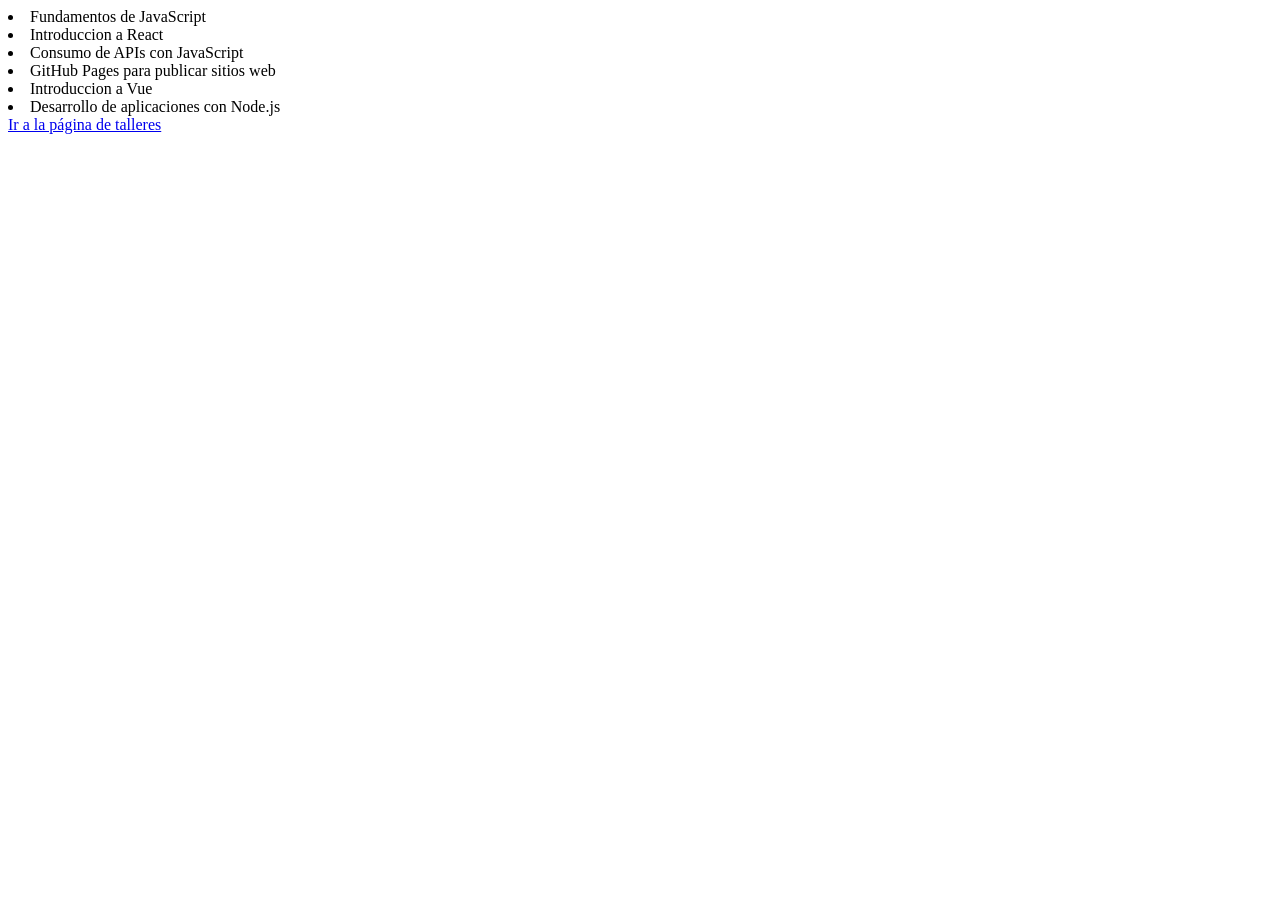
<file: index.html>
<!DOCTYPE html>
<html lang="en">

<head>
    <meta charset="UTF-8">
    <meta name="viewport" content="width=device-width, initial-scale=1.0">
    <title>Pagina Principal</title>
</head>

<body>
    <li>Fundamentos de JavaScript</li>
    <li>Introduccion a React</li>
    <li>Consumo de APIs con JavaScript</li>
    <li>GitHub Pages para publicar sitios web</li>
    <li>Introduccion a Vue</li>
    <li>Desarrollo de aplicaciones con Node.js</li>

    <a href="TALLER-JAVASCRIPT/index.html">Ir a la página de talleres</a>
</body>

</html>
</file>
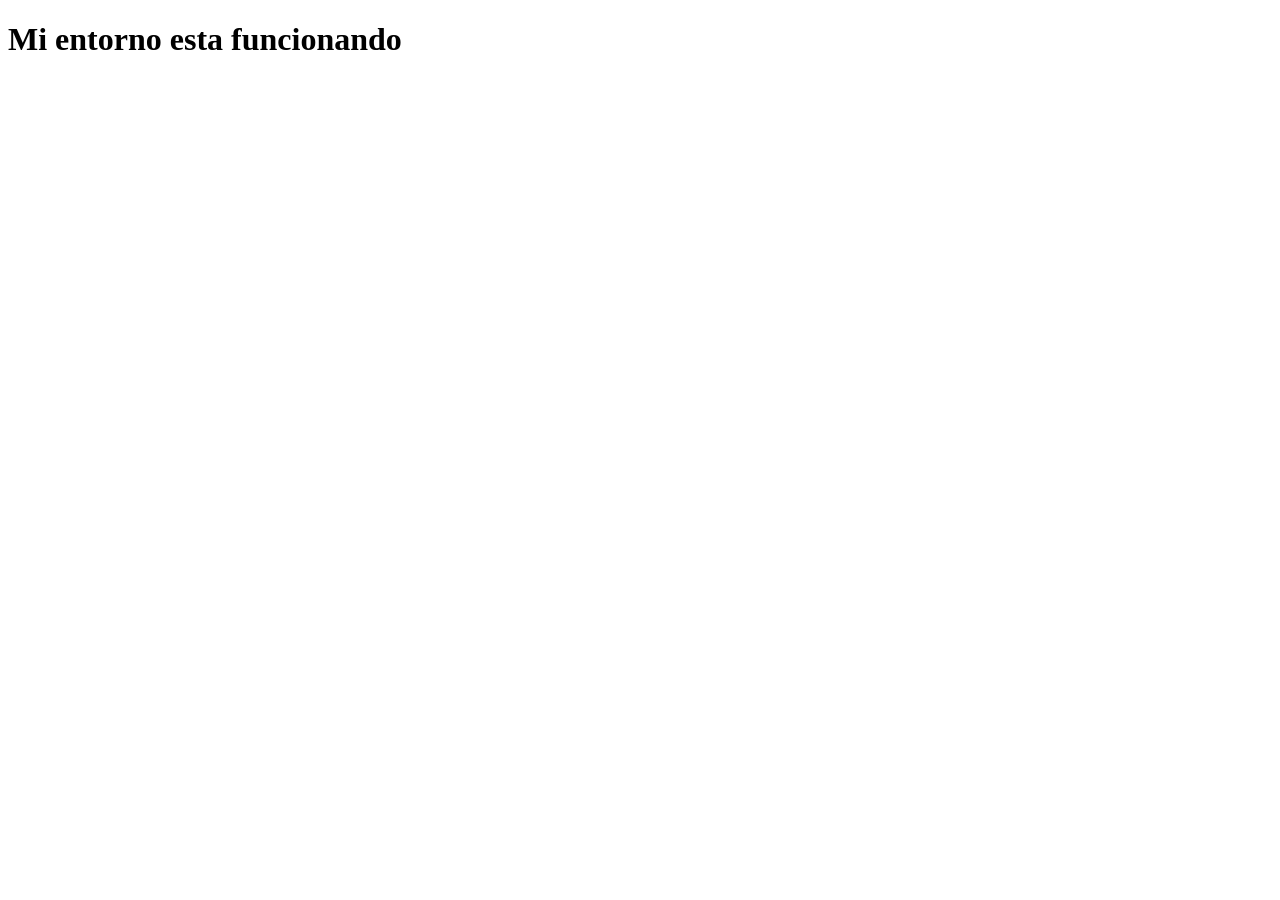
<file: Curso/index.html>
<!doctype html>

<html lang="es">
  <head>
    <meta charset="UTF-8" />
    <title>Prueba de entorno</title>
  </head>

  <body>
    <h1>Mi entorno esta funcionando</h1>

    <script>
      console.log("JavaScript funcionando correctamente");
    </script>

    <script src="script.js"></script>
  </body>
</html>
</file>
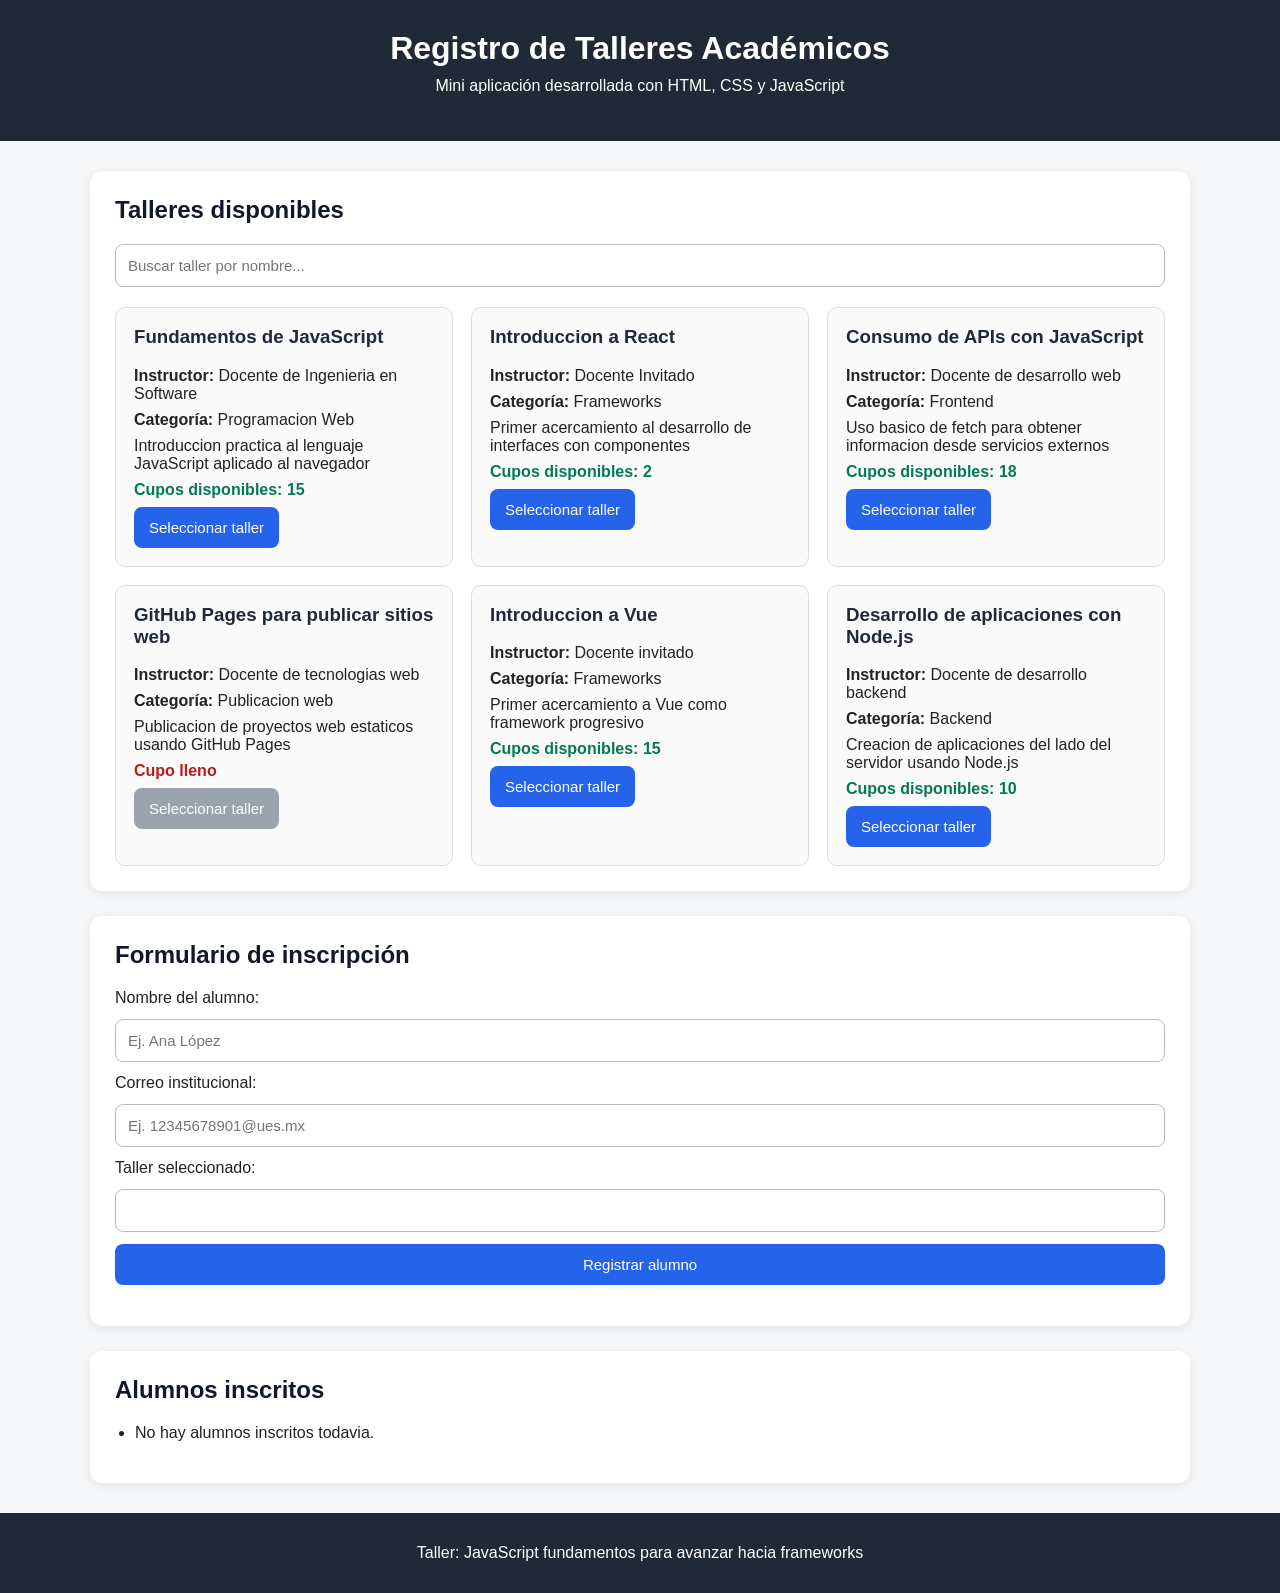
<file: TALLER-JAVASCRIPT/index.html>
<!doctype html>
<html lang="es">
  <head>
    <meta charset="UTF-8" />
    <meta name="viewport" content="width=device-width, initial-scale=1.0" />
    <title>Taller de JavaScript</title>
    <link rel="stylesheet" href="css/styles.css" />
  </head>
  <body>
    <header class="encabezado">
      <h1>Registro de Talleres Académicos</h1>
      <p>Mini aplicación desarrollada con HTML, CSS y JavaScript</p>
    </header>

    <main class="contenedor">
      <section class="seccion">
        <h2>Talleres disponibles</h2>

        <input
          type="text"
          id="buscador"
          placeholder="Buscar taller por nombre..."
          class="campo"
        />

        <div id="lista-talleres" class="grid-talleres">
          <!-- Aquí se cargarán los talleres con JavaScript -->
        </div>
      </section>

      <section class="seccion">
        <h2>Formulario de inscripción</h2>

        <form id="formulario-registro" class="formulario">
          <label for="nombre">Nombre del alumno:</label>
          <input
            type="text"
            id="nombre"
            class="campo"
            placeholder="Ej. Ana López"
          />

          <label for="correo">Correo institucional:</label>
          <input
            type="email"
            id="correo"
            class="campo"
            placeholder="Ej. 12345678901@ues.mx"
          />

          <label for="taller-seleccionado">Taller seleccionado:</label>
          <input type="text" id="taller-seleccionado" class="campo" readonly />

          <button type="submit" class="boton">Registrar alumno</button>
        </form>

        <p id="mensaje" class="mensaje"></p>
      </section>

      <section class="seccion">
        <h2>Alumnos inscritos</h2>

        <ul id="lista-inscritos" class="lista-inscritos">
          <!-- Aquí aparecerán los alumnos registrados -->
        </ul>
      </section>
    </main>

    <footer class="pie">
      <p>Taller: JavaScript fundamentos para avanzar hacia frameworks</p>
    </footer>

    <script type="module" src="js/app.js"></script>

  </body>
</html>
</file>
<file: TALLER-JAVASCRIPT/css/styles.css>
* { 
  box-sizing: border-box; 
} 
 
body { 
  margin: 0; 
  font-family: Arial, Helvetica, sans-serif; 
  background-color: #f4f6f8; 
  color: #222; 
} 
 
.encabezado { 
  background-color: #1f2937; 
  color: white; 
  text-align: center; 
  padding: 30px 20px; 
} 
 
.encabezado h1 { 
  margin: 0; 
  font-size: 32px; 
} 
 
.encabezado p { 
  margin-top: 10px; 
  font-size: 16px; 
} 
 
.contenedor { 
  width: 90%; 
  max-width: 1100px; 
  margin: 30px auto; 
} 
 
.seccion { 
  background-color: white; 
  padding: 25px; 
  margin-bottom: 25px; 
  border-radius: 12px; 
  box-shadow: 0 2px 8px rgba(0, 0, 0, 0.08); 
} 
 
.seccion h2 { 
  margin-top: 0; 
  color: #111827; 
} 
 
.grid-talleres { 
  display: grid; 
  grid-template-columns: repeat(auto-fit, minmax(250px, 1fr)); 
  gap: 18px; 
  margin-top: 20px; 
} 
 
.tarjeta { 
  border: 1px solid #ddd; 
  border-radius: 10px; 
  padding: 18px; 
  background-color: #fafafa; 
} 
 
.tarjeta h3 { 
  margin-top: 0; 
  color: #1f2937; 
} 
 
.tarjeta p { 
  margin: 8px 0; 
} 
 
.cupo-disponible { 
  color: #047857; 
  font-weight: bold; 
} 
 
.cupo-lleno { 
  color: #b91c1c; 
  font-weight: bold; 
} 
 
.formulario { 
  display: flex; 
  flex-direction: column; 
  gap: 12px; 
} 
 
.campo { 
  width: 100%; 
  padding: 12px; 
  border: 1px solid #bbb; 
  border-radius: 8px; 
  font-size: 15px; 
} 
 
.campo:focus { 
  outline: none; 
  border-color: #2563eb; 
} 
 
.boton, 
.btn-seleccionar { 
  background-color: #2563eb; 
  color: white; 
  border: none; 
  padding: 12px 15px; 
  border-radius: 8px; 
  cursor: pointer; 
  font-size: 15px; 
} 
 
.boton:hover, 
.btn-seleccionar:hover { 
  background-color: #1d4ed8; 
} 
 
.btn-seleccionar:disabled { 
  background-color: #9ca3af; 
  cursor: not-allowed; 
} 
 
.mensaje { 
  margin-top: 15px; 
  font-weight: bold; 
} 
 
.mensaje.error { 
  color: #b91c1c; 
} 
 
.mensaje.exito { 
color: #047857; 
} 
.mensaje.info { 
color: #1d4ed8; 
} 
.lista-inscritos { 
padding-left: 20px; 
} 
.lista-inscritos li { 
margin-bottom: 8px; 
} 
.pie { 
text-align: center; 
background-color: #1f2937; 
color: white; 
padding: 15px; 
}
</file>
